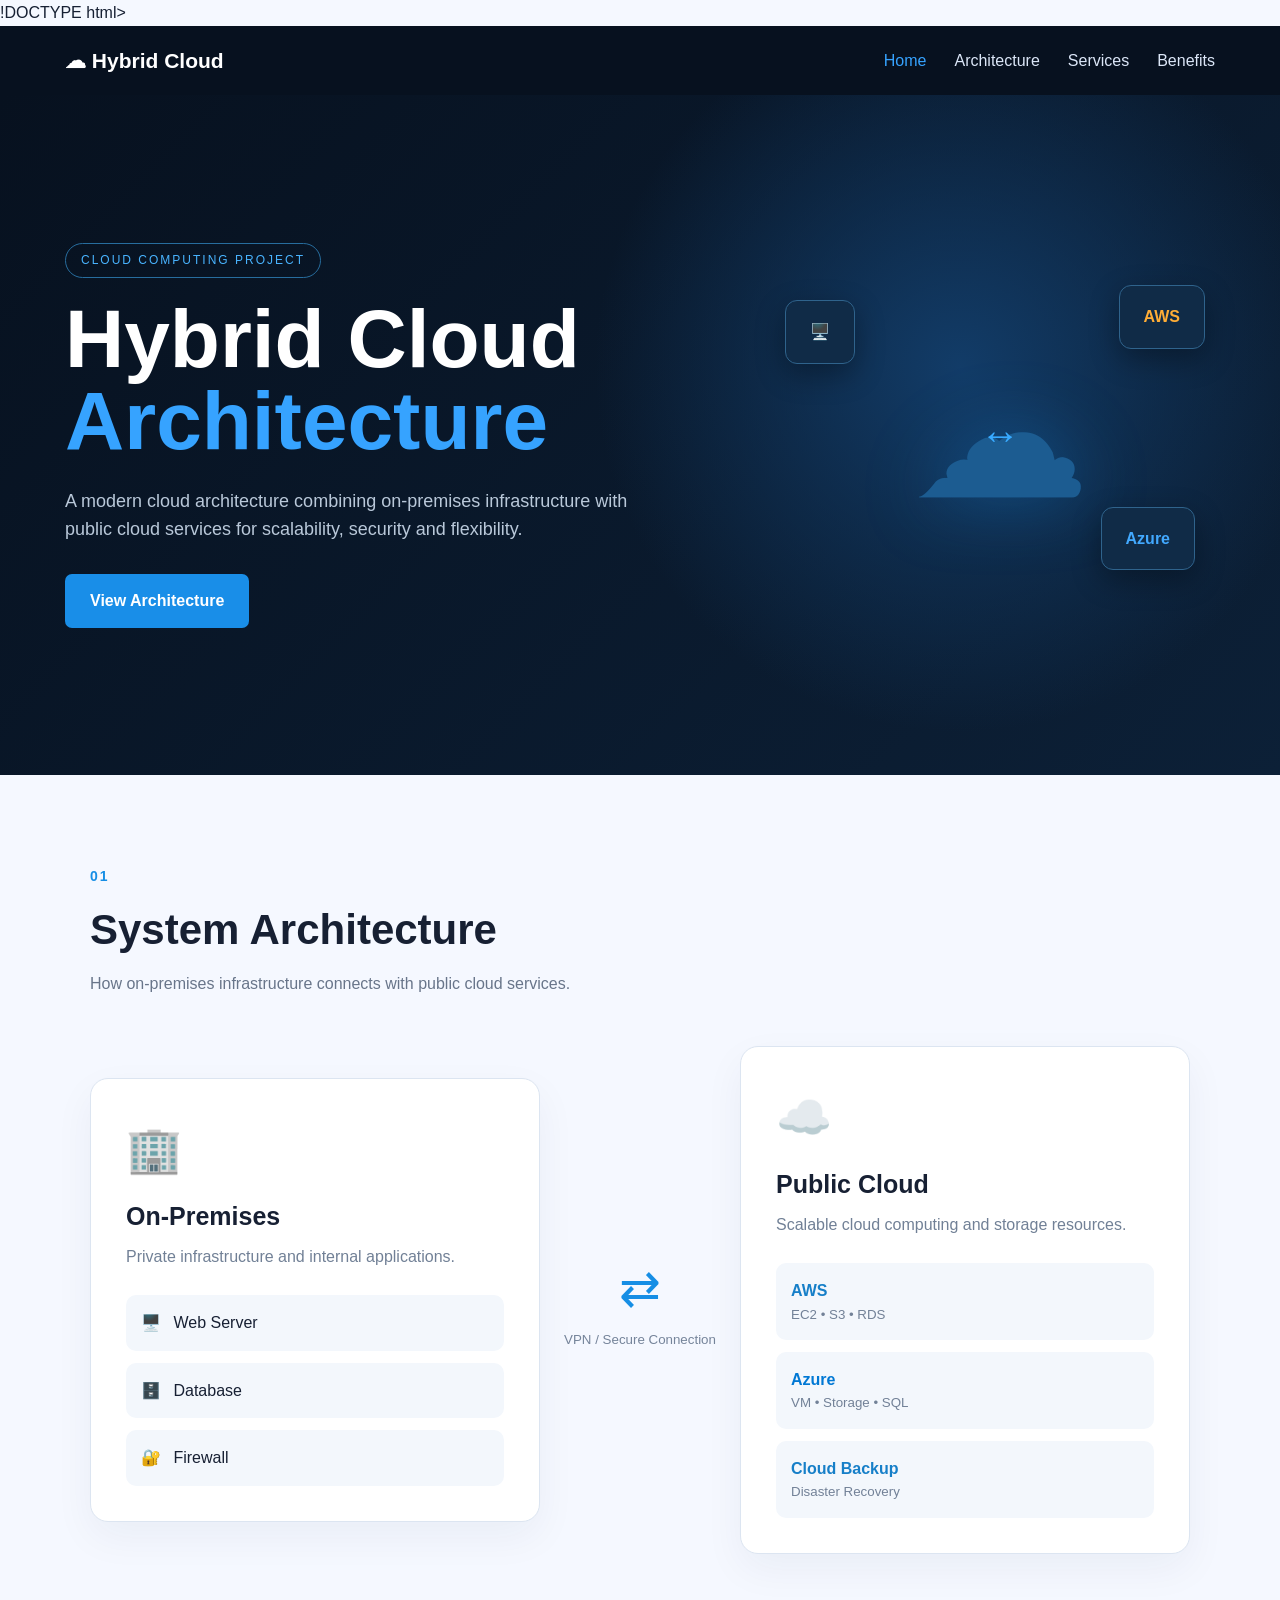
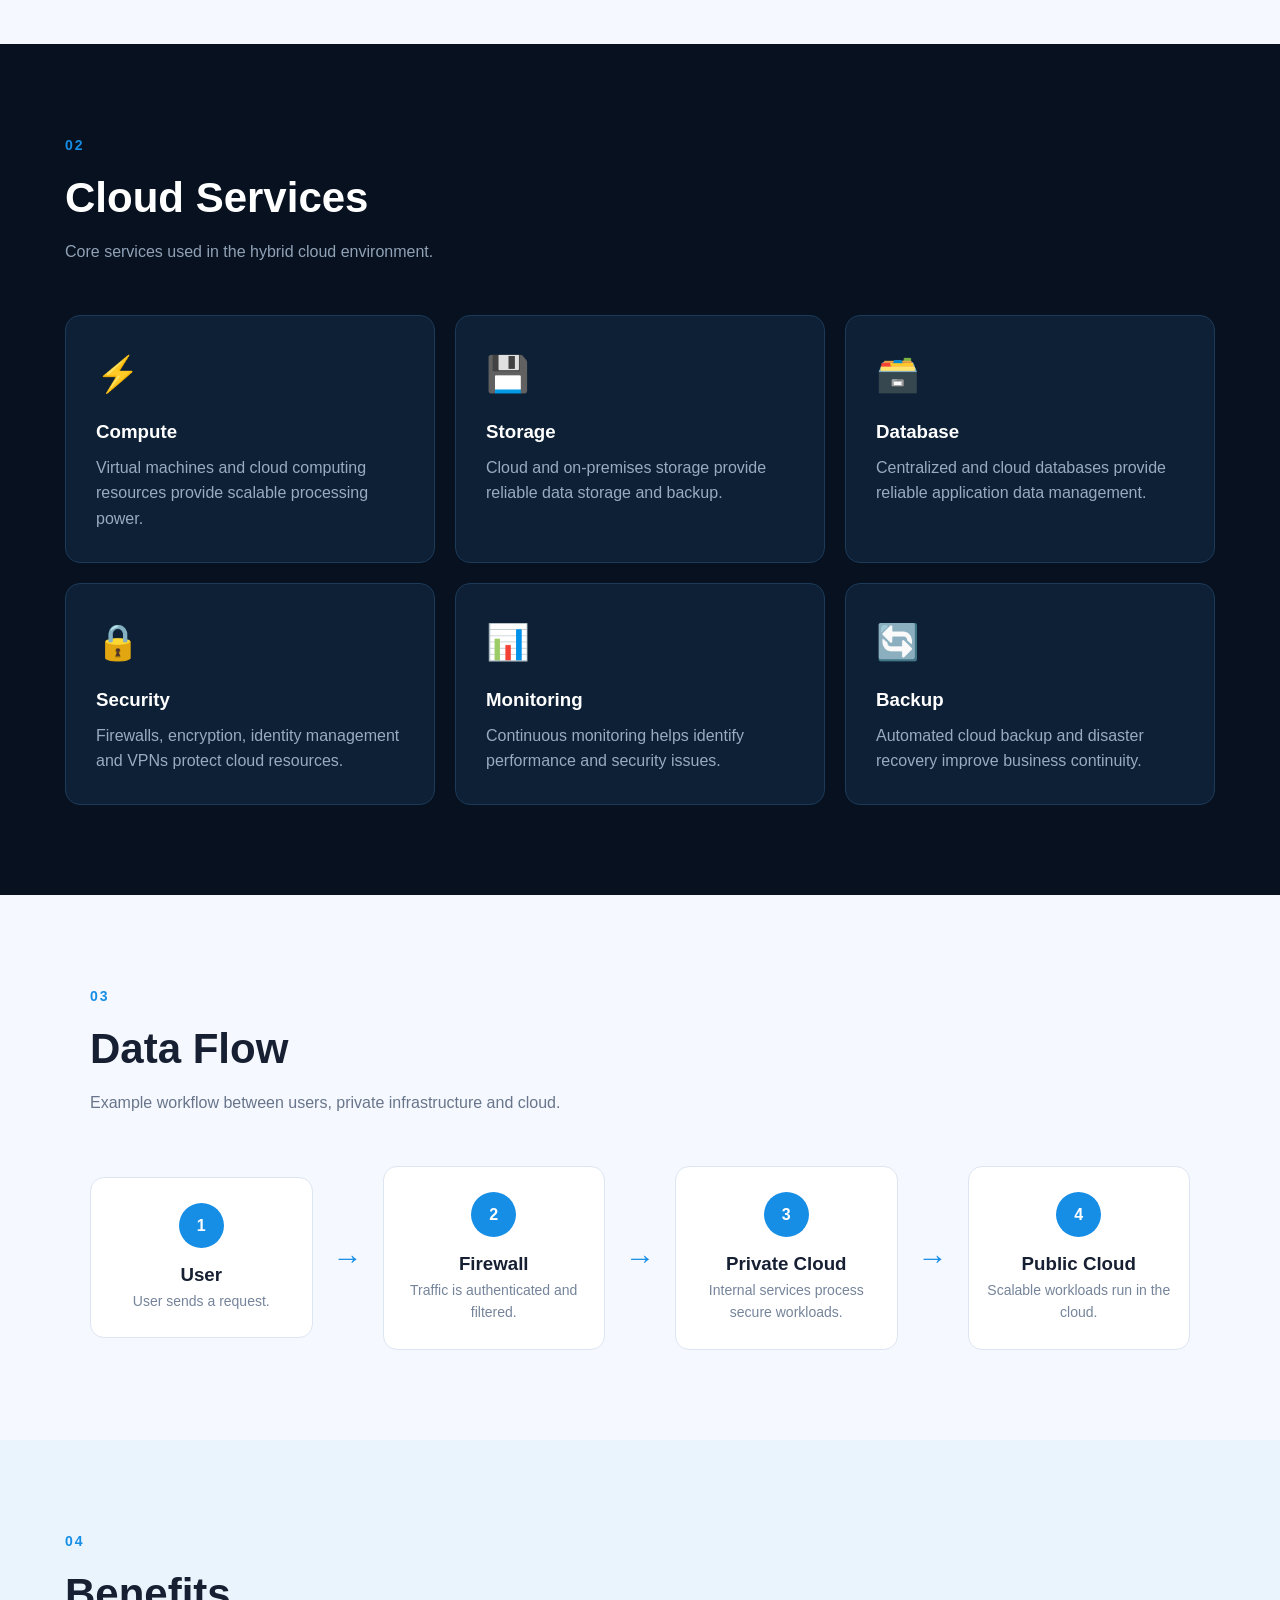
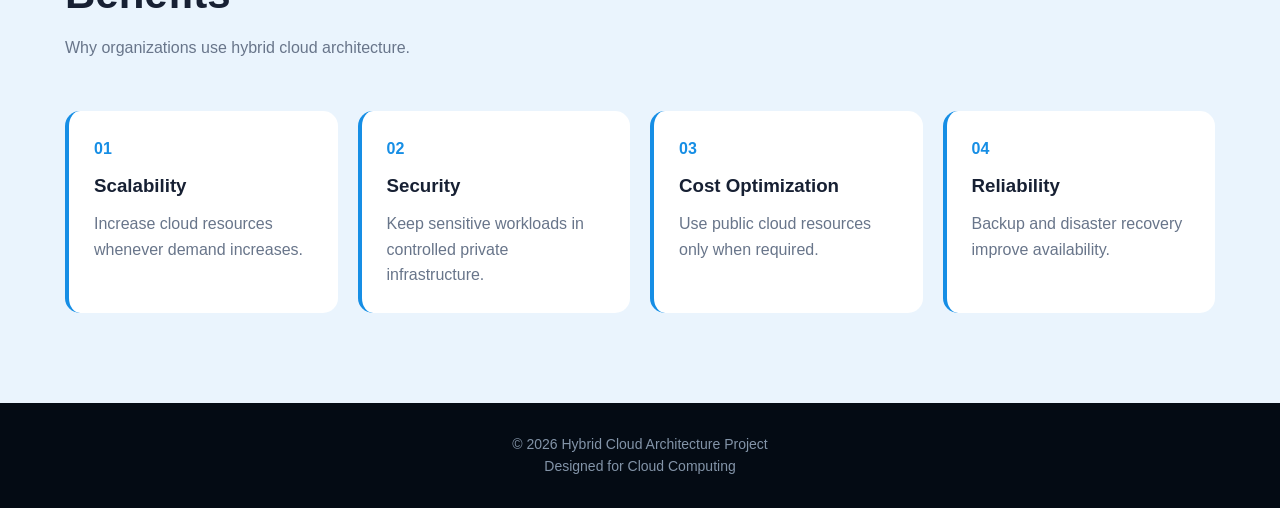
<file: index.html>
!DOCTYPE html>
<html lang="en">
<head>
  <meta charset="UTF-8">
  <meta name="viewport" content="width=device-width, initial-scale=1.0">
  <title>Hybrid Cloud Architecture</title>
  <link rel="stylesheet" href="style.css">
</head>

<body>

  <header>
    <nav class="navbar">
      <div class="logo">☁ Hybrid Cloud</div>

      <ul class="nav-links">
        <li><a href="#home">Home</a></li>
        <li><a href="#architecture">Architecture</a></li>
        <li><a href="#services">Services</a></li>
        <li><a href="#benefits">Benefits</a></li>
      </ul>
    </nav>
  </header>

  <main>

    <!-- HERO -->
    <section id="home" class="hero">
      <div class="hero-content">
        <span class="badge">CLOUD COMPUTING PROJECT</span>

        <h1>
          Hybrid Cloud<br>
          <span>Architecture</span>
        </h1>

        <p>
          A modern cloud architecture combining on-premises infrastructure
          with public cloud services for scalability, security and flexibility.
        </p>

        <a href="#architecture" class="btn">View Architecture</a>
      </div>

      <div class="cloud-animation">
        <div class="big-cloud">☁</div>
        <div class="server-box">🖥️</div>
        <div class="connection">↔</div>
        <div class="aws-box">AWS</div>
        <div class="azure-box">Azure</div>
      </div>
    </section>

    <!-- ARCHITECTURE -->
    <section id="architecture" class="section">
      <div class="section-title">
        <span>01</span>
        <h2>System Architecture</h2>
        <p>How on-premises infrastructure connects with public cloud services.</p>
      </div>

      <div class="architecture">

        <div class="architecture-card onprem">
          <div class="icon">🏢</div>
          <h3>On-Premises</h3>
          <p>Private infrastructure and internal applications.</p>

          <div class="server">
            <span>🖥️</span>
            Web Server
          </div>

          <div class="server">
            <span>🗄️</span>
            Database
          </div>

          <div class="server">
            <span>🔐</span>
            Firewall
          </div>
        </div>

        <div class="arrow">
          <span>⇄</span>
          <small>VPN / Secure Connection</small>
        </div>

        <div class="architecture-card public-cloud">
          <div class="icon">☁️</div>
          <h3>Public Cloud</h3>
          <p>Scalable cloud computing and storage resources.</p>

          <div class="cloud-service">
            <strong>AWS</strong>
            <small>EC2 • S3 • RDS</small>
          </div>

          <div class="cloud-service azure">
            <strong>Azure</strong>
            <small>VM • Storage • SQL</small>
          </div>

          <div class="cloud-service">
            <strong>Cloud Backup</strong>
            <small>Disaster Recovery</small>
          </div>
        </div>

      </div>
    </section>

    <!-- SERVICES -->
    <section id="services" class="section dark-section">
      <div class="section-title">
        <span>02</span>
        <h2>Cloud Services</h2>
        <p>Core services used in the hybrid cloud environment.</p>
      </div>

      <div class="service-grid">

        <div class="service-card">
          <div class="service-icon">⚡</div>
          <h3>Compute</h3>
          <p>
            Virtual machines and cloud computing resources provide
            scalable processing power.
          </p>
        </div>

        <div class="service-card">
          <div class="service-icon">💾</div>
          <h3>Storage</h3>
          <p>
            Cloud and on-premises storage provide reliable data
            storage and backup.
          </p>
        </div>

        <div class="service-card">
          <div class="service-icon">🗃️</div>
          <h3>Database</h3>
          <p>
            Centralized and cloud databases provide reliable application
            data management.
          </p>
        </div>

        <div class="service-card">
          <div class="service-icon">🔒</div>
          <h3>Security</h3>
          <p>
            Firewalls, encryption, identity management and VPNs
            protect cloud resources.
          </p>
        </div>

        <div class="service-card">
          <div class="service-icon">📊</div>
          <h3>Monitoring</h3>
          <p>
            Continuous monitoring helps identify performance and
            security issues.
          </p>
        </div>

        <div class="service-card">
          <div class="service-icon">🔄</div>
          <h3>Backup</h3>
          <p>
            Automated cloud backup and disaster recovery improve
            business continuity.
          </p>
        </div>

      </div>
    </section>

    <!-- WORKFLOW -->
    <section class="section">
      <div class="section-title">
        <span>03</span>
        <h2>Data Flow</h2>
        <p>Example workflow between users, private infrastructure and cloud.</p>
      </div>

      <div class="workflow">

        <div class="flow-item">
          <div class="flow-number">1</div>
          <h3>User</h3>
          <p>User sends a request.</p>
        </div>

        <div class="flow-line">→</div>

        <div class="flow-item">
          <div class="flow-number">2</div>
          <h3>Firewall</h3>
          <p>Traffic is authenticated and filtered.</p>
        </div>

        <div class="flow-line">→</div>

        <div class="flow-item">
          <div class="flow-number">3</div>
          <h3>Private Cloud</h3>
          <p>Internal services process secure workloads.</p>
        </div>

        <div class="flow-line">→</div>

        <div class="flow-item">
          <div class="flow-number">4</div>
          <h3>Public Cloud</h3>
          <p>Scalable workloads run in the cloud.</p>
        </div>

      </div>
    </section>

    <!-- BENEFITS -->
    <section id="benefits" class="section benefits-section">
      <div class="section-title">
        <span>04</span>
        <h2>Benefits</h2>
        <p>Why organizations use hybrid cloud architecture.</p>
      </div>

      <div class="benefit-grid">

        <div class="benefit">
          <span>01</span>
          <h3>Scalability</h3>
          <p>Increase cloud resources whenever demand increases.</p>
        </div>

        <div class="benefit">
          <span>02</span>
          <h3>Security</h3>
          <p>Keep sensitive workloads in controlled private infrastructure.</p>
        </div>

        <div class="benefit">
          <span>03</span>
          <h3>Cost Optimization</h3>
          <p>Use public cloud resources only when required.</p>
        </div>

        <div class="benefit">
          <span>04</span>
          <h3>Reliability</h3>
          <p>Backup and disaster recovery improve availability.</p>
        </div>

      </div>
    </section>

  </main>

  <footer>
    <p>© 2026 Hybrid Cloud Architecture Project</p>
    <p>Designed for Cloud Computing</p>
  </footer>

  <script src="script.js"></script>

</body>
</html
</file>
<file: style.css>
* {
  margin: 0;
  padding: 0;
  box-sizing: border-box;
}

html {
  scroll-behavior: smooth;
}

body {
  font-family: Arial, Helvetica, sans-serif;
  background: #f5f8ff;
  color: #172033;
  line-height: 1.6;
}

/* NAVBAR */

header {
  background: #07111f;
  position: sticky;
  top: 0;
  z-index: 1000;
}

.navbar {
  max-width: 1200px;
  margin: auto;
  padding: 18px 25px;
  display: flex;
  align-items: center;
  justify-content: space-between;
}

.logo {
  color: white;
  font-size: 21px;
  font-weight: bold;
}

.nav-links {
  display: flex;
  gap: 28px;
  list-style: none;
}

.nav-links a {
  color: #dce7f8;
  text-decoration: none;
  transition: 0.3s;
}

.nav-links a:hover {
  color: #36a3ff;
}

/* HERO */

.hero {
  min-height: 680px;
  background:
    radial-gradient(circle at 75% 40%, #123c68 0, transparent 35%),
    linear-gradient(135deg, #07111f, #0c2037);
  color: white;
  display: flex;
  align-items: center;
  justify-content: space-between;
  padding: 80px max(30px, calc((100% - 1150px) / 2));
  overflow: hidden;
}

.hero-content {
  max-width: 600px;
}

.badge {
  display: inline-block;
  color: #49b4ff;
  border: 1px solid #276d9e;
  border-radius: 30px;
  padding: 7px 15px;
  font-size: 12px;
  letter-spacing: 2px;
  margin-bottom: 20px;
}

.hero h1 {
  font-size: clamp(45px, 7vw, 82px);
  line-height: 1;
  margin-bottom: 25px;
}

.hero h1 span {
  color: #36a3ff;
}

.hero p {
  color: #b9c8d9;
  max-width: 570px;
  font-size: 18px;
  margin-bottom: 30px;
}

.btn {
  display: inline-block;
  padding: 14px 25px;
  background: #198ee8;
  color: white;
  border-radius: 7px;
  text-decoration: none;
  font-weight: bold;
  transition: 0.3s;
}

.btn:hover {
  background: #0877c9;
  transform: translateY(-2px);
}

/* HERO GRAPHIC */

.cloud-animation {
  width: 430px;
  height: 430px;
  position: relative;
  display: flex;
  align-items: center;
  justify-content: center;
}

.big-cloud {
  font-size: 180px;
  color: #1c5c91;
  filter: drop-shadow(0 0 35px #168ce655);
}

.server-box,
.aws-box,
.azure-box {
  position: absolute;
  padding: 18px 24px;
  border-radius: 12px;
  background: #102b47;
  border: 1px solid #2f638c;
  box-shadow: 0 10px 30px #0005;
}

.server-box {
  left: 0;
  top: 80px;
}

.aws-box {
  right: 10px;
  top: 65px;
  color: #ffad36;
  font-weight: bold;
}

.azure-box {
  right: 20px;
  bottom: 80px;
  color: #42a9ff;
  font-weight: bold;
}

.connection {
  position: absolute;
  font-size: 40px;
  color: #38aaff;
  animation: pulse 1.5s infinite;
}

@keyframes pulse {
  50% {
    opacity: 0.4;
    transform: scale(1.15);
  }
}

/* SECTIONS */

.section {
  max-width: 1150px;
  margin: auto;
  padding: 90px 25px;
}

.section-title {
  margin-bottom: 50px;
}

.section-title span {
  color: #168ee5;
  font-size: 14px;
  font-weight: bold;
  letter-spacing: 2px;
}

.section-title h2 {
  font-size: 42px;
  margin: 8px 0;
}

.section-title p {
  color: #68758a;
}

/* ARCHITECTURE */

.architecture {
  display: grid;
  grid-template-columns: 1fr 160px 1fr;
  align-items: center;
  gap: 20px;
}

.architecture-card {
  padding: 35px;
  border-radius: 18px;
  background: white;
  border: 1px solid #dce5f1;
  box-shadow: 0 15px 40px #0a294f0d;
}

.architecture-card .icon {
  font-size: 45px;
  margin-bottom: 10px;
}

.architecture-card h3 {
  font-size: 25px;
  margin-bottom: 8px;
}

.architecture-card > p {
  color: #718096;
  margin-bottom: 25px;
}

.server,
.cloud-service {
  padding: 15px;
  margin-top: 12px;
  background: #f3f7fc;
  border-radius: 10px;
}

.server span {
  margin-right: 8px;
}

.cloud-service strong {
  display: block;
  color: #167fc8;
}

.cloud-service small {
  color: #728197;
}

.cloud-service.azure strong {
  color: #0078d4;
}

.arrow {
  text-align: center;
  color: #168ee5;
}

.arrow span {
  display: block;
  font-size: 50px;
}

.arrow small {
  color: #75849a;
}

/* DARK SECTION */

.dark-section {
  max-width: none;
  background: #07111f;
  color: white;
  padding-left: max(25px, calc((100% - 1150px) / 2));
  padding-right: max(25px, calc((100% - 1150px) / 2));
}

.dark-section .section-title p {
  color: #91a2b7;
}

.service-grid {
  display: grid;
  grid-template-columns: repeat(3, 1fr);
  gap: 20px;
}

.service-card {
  padding: 30px;
  background: #0d2035;
  border: 1px solid #1c3b59;
  border-radius: 15px;
  transition: 0.3s;
}

.service-card:hover {
  transform: translateY(-7px);
  border-color: #278ed0;
}

.service-icon {
  font-size: 35px;
  margin-bottom: 15px;
}

.service-card h3 {
  margin-bottom: 8px;
}

.service-card p {
  color: #9aabc0;
}

/* WORKFLOW */

.workflow {
  display: flex;
  align-items: center;
  justify-content: center;
  gap: 20px;
}

.flow-item {
  flex: 1;
  text-align: center;
  padding: 25px 15px;
  background: white;
  border: 1px solid #dce5f1;
  border-radius: 14px;
}

.flow-number {
  width: 45px;
  height: 45px;
  margin: 0 auto 12px;
  border-radius: 50%;
  background: #168ee5;
  color: white;
  display: flex;
  align-items: center;
  justify-content: center;
  font-weight: bold;
}

.flow-item p {
  color: #75849a;
  font-size: 14px;
}

.flow-line {
  color: #168ee5;
  font-size: 30px;
}

/* BENEFITS */

.benefits-section {
  max-width: none;
  background: #eaf4fd;
  padding-left: max(25px, calc((100% - 1150px) / 2));
  padding-right: max(25px, calc((100% - 1150px) / 2));
}

.benefit-grid {
  display: grid;
  grid-template-columns: repeat(4, 1fr);
  gap: 20px;
}

.benefit {
  padding: 25px;
  background: white;
  border-radius: 15px;
  border-left: 4px solid #168ee5;
}

.benefit > span {
  color: #168ee5;
  font-weight: bold;
}

.benefit h3 {
  margin: 10px 0;
}

.benefit p {
  color: #68758a;
}

/* FOOTER */

footer {
  background: #040b14;
  color: #8394a8;
  padding: 30px;
  text-align: center;
  font-size: 14px;
}

/* RESPONSIVE */

@media (max-width: 900px) {

  .hero {
    flex-direction: column;
    text-align: center;
    gap: 50px;
  }

  .cloud-animation {
    transform: scale(0.8);
  }

  .architecture {
    grid-template-columns: 1fr;
  }

  .arrow span {
    transform: rotate(90deg);
  }

  .service-grid {
    grid-template-columns: repeat(2, 1fr);
  }

  .benefit-grid {
    grid-template-columns: repeat(2, 1fr);
  }

  .workflow {
    flex-direction: column;
  }

  .flow-line {
    transform: rotate(90deg);
  }
}

@media (max-width: 600px) {

  .navbar {
    flex-direction: column;
    gap: 15px;
  }

  .nav-links {
    gap: 15px;
    font-size: 14px;
  }

  .hero {
    padding-top: 60px;
  }

  .cloud-animation {
    transform: scale(0.65);
    margin-top: -40px;
  }

  .service-grid,
  .benefit-grid {
    grid-template-columns: 1fr;
  }

  .section-title h2 {
    font-size: 32px;
  }
}
</file>
